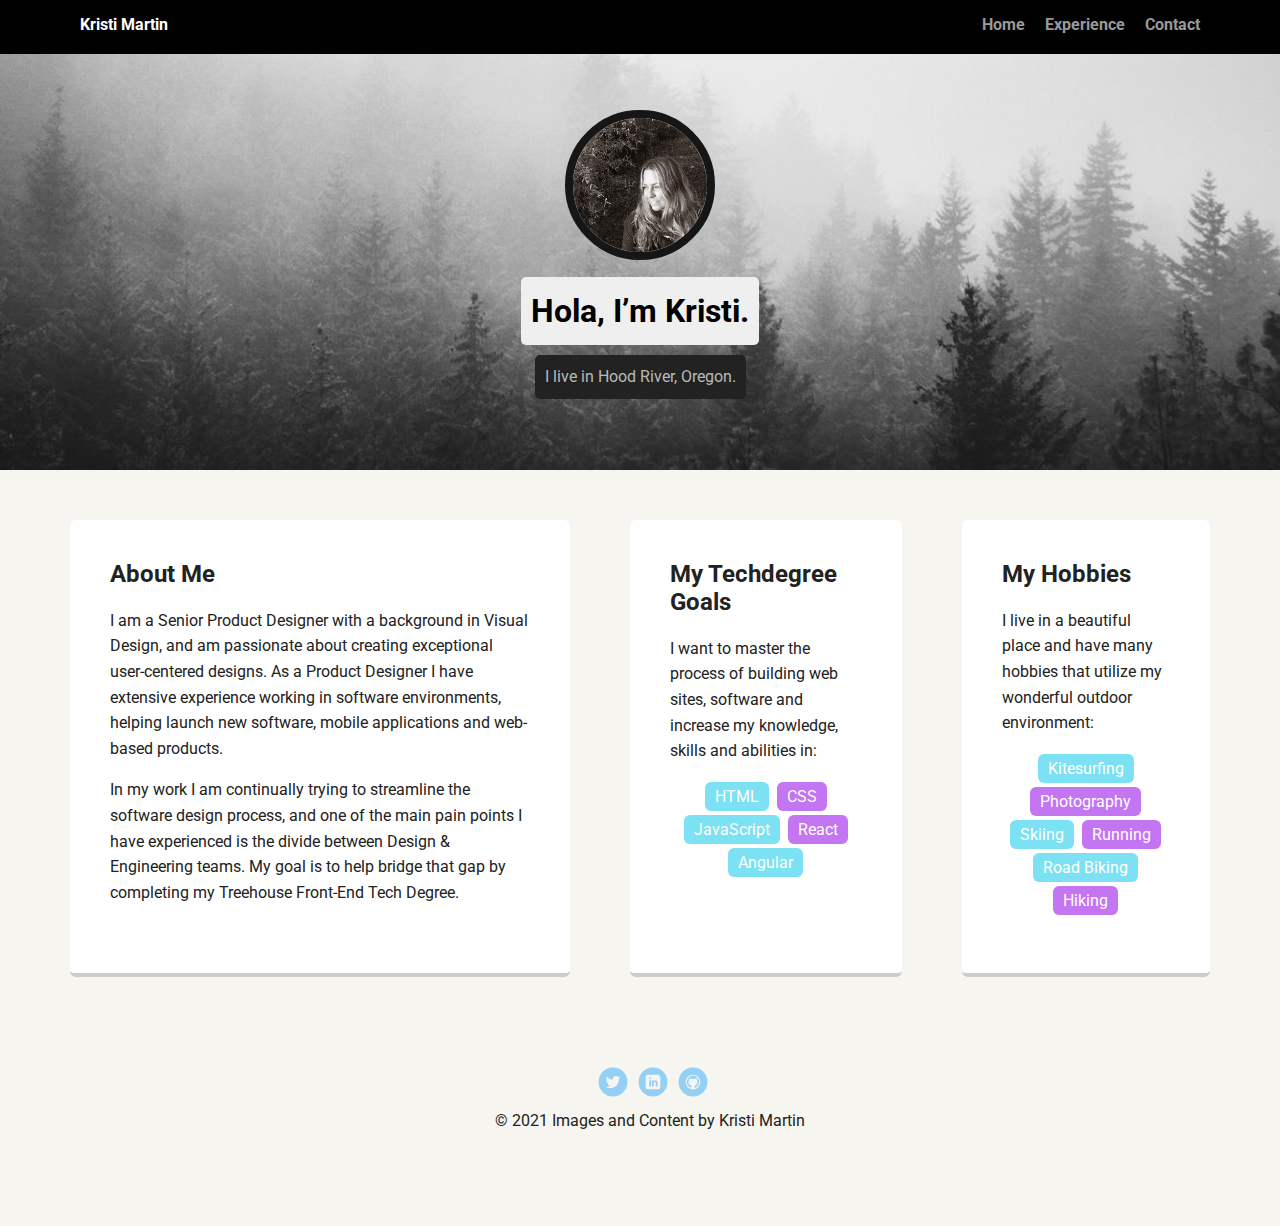
<file: index.html>
<!doctype html>
<html lang="en">
<head>
  <meta charset="utf-8">
  <title>Kristi Martin's Profile</title>
  <meta name="viewport" content="width=device-width, initial-scale=1.0">
  <link rel="stylesheet" href="styles.css">
  <link href="https://fonts.googleapis.com/css?family=Muli%7CRoboto:400,300,500,700,900" rel="stylesheet"></head>
  <body>

    <nav class="main-nav">
      <ul class="nav">
        <li class="name">Kristi Martin</li>
        <li><a href="index.html">Home</a></li>
        <li><a href="experience.html">Experience</a></li>
        <li><a href="contact.html">Contact</a></li>
      </ul>
    </nav>

    <header class="about-page">
      <img src="images/kristi.jpg" alt="Portrait of Kristi Martin" class="profile-image">
      <h1 class="tag name">Hola, I’m Kristi.</h1>
      <p class="tag location">I live in Hood River, Oregon.</p>
    </header>

    <main class="flex">
      <section class="card">
        <h2>About Me</h2>
        <p>I am a Senior Product Designer with a background in Visual Design, and am passionate about creating exceptional user-centered designs. As a Product Designer I have extensive experience working in software environments, helping launch new software, mobile applications and web-based products.</p>
        <p>In my work I am continually trying to streamline the software design process, and one of the main pain points I have experienced is the divide between Design & Engineering teams. My goal is to help bridge that gap by completing my Treehouse Front-End Tech Degree.</p>      
      </section> 

      <section class="card">
        <h2>My Techdegree Goals</h2>
        <p>I want to master the process of building web sites, software and increase my knowledge, skills and abilities in:</p>
        <ul class="skills">
          <li>HTML</li>
          <li>CSS</li>
          <li>JavaScript</li>
          <li>React</li>
          <li>Angular</li>
        </ul>
      </section>

      <section class="card">
        <h2>My Hobbies</h2>
        <p>I live in a beautiful place and have many hobbies that utilize my wonderful outdoor environment:</p>
        <ul class="skills">
          <li>Kitesurfing</li>
          <li>Photography</li>
          <li>Skiing</li>
          <li>Running</li>
          <li>Road Biking</li>
          <li>Hiking</li>
        </ul>
      </section> 

    </main>
    <footer>
      <ul>
        <li><a href="https://twitter.com/kristiamartin" class="social twitter" target="_blank">Twitter</a></li>
        <li><a href="https://linkedin.com/in/kristiamartin" class="social linkedin" target="_blank">LinkedIn</a></li>
        <li><a href="https://github.com/kristiamartin" class="social github" target="_blank">Github</a></li>
      </ul>
      <p class="copyright">&copy; 2021 Images and Content by Kristi Martin</p>
    </footer>
  </body>
  </html>
</file>
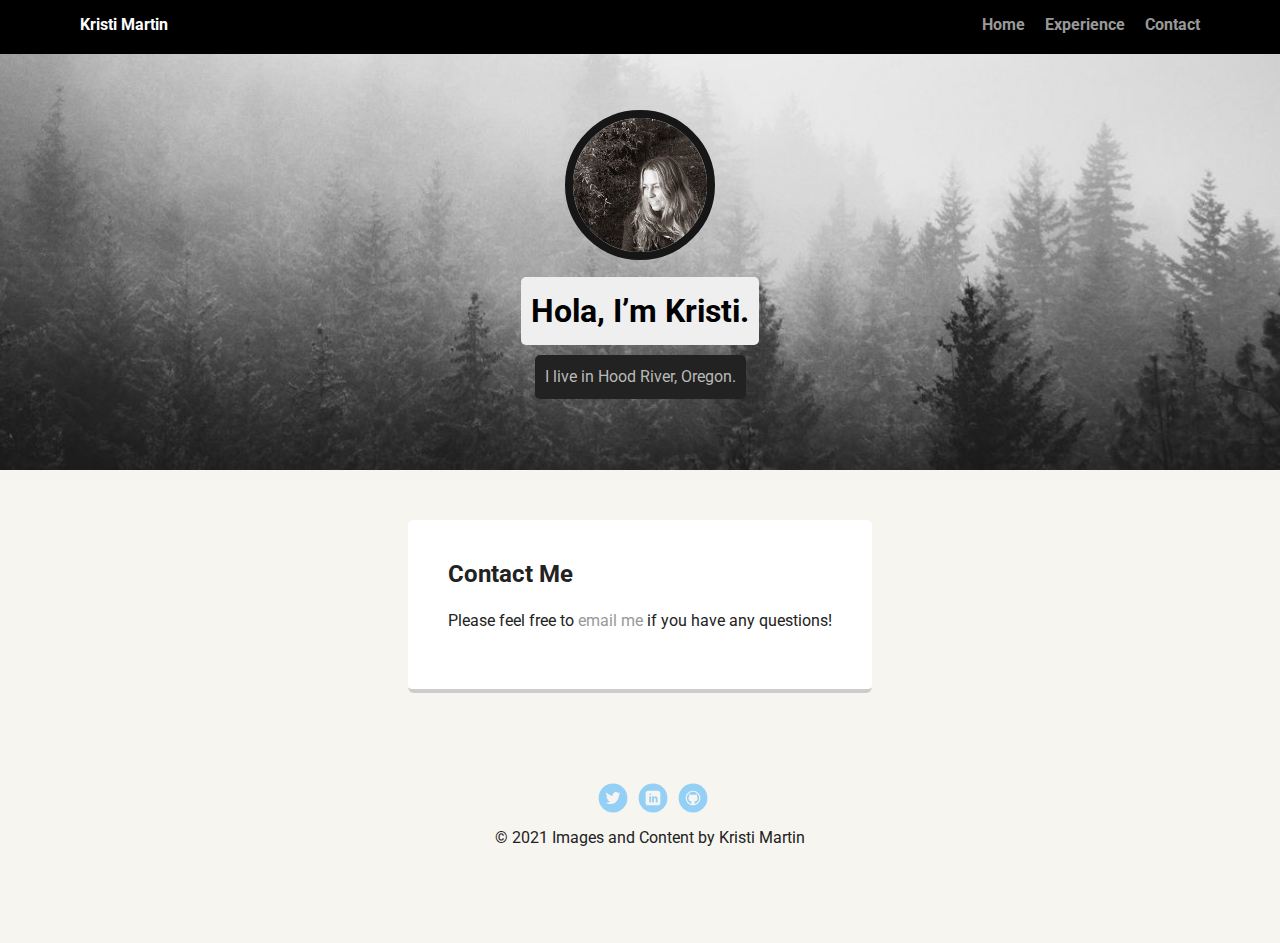
<file: contact.html>
<!doctype html>
<html lang="en">
<head>
  <meta charset="utf-8">
  <title>Kristi Martin's Profile</title>
  <meta name="viewport" content="width=device-width, initial-scale=1.0">
  <link rel="stylesheet" href="styles.css">
  <link href="https://fonts.googleapis.com/css?family=Muli%7CRoboto:400,300,500,700,900" rel="stylesheet"></head>
  <body>

    <nav class="main-nav">
      <ul class="nav">
        <li class="name">Kristi Martin</li>
        <li><a href="index.html">Home</a></li>
        <li><a href="experience.html">Experience</a></li>
        <li><a href="contact.html">Contact</a></li>
      </ul>
    </nav>

    <header>
      <img src="images/kristi.jpg" alt="Portrait of Kristi Martin" class="profile-image">
      <h1 class="tag name">Hola, I’m Kristi.</h1>
      <p class="tag location">I live in Hood River, Oregon.</p>
    </header>


    <main class="flex">
      <section class="card">
        <h2>Contact Me</h2>
        <p>Please feel free to <a href="mailto:kristi@teamtreehouse.com">email me</a> if you have any questions!</p>
      </section> 

    </main>
    <footer>
      <ul>
        <li><a href="https://twitter.com/kristiamartin" class="social twitter" target="_blank">Twitter</a></li>
        <li><a href="https://linkedin.com/in/kristiamartin" class="social linkedin" target="_blank">LinkedIn</a></li>
        <li><a href="https://github.com/kristiamartin" class="social github" target="_blank">Github</a></li>
      </ul>
      <p class="copyright">&copy; 2021 Images and Content by Kristi Martin</p>
    </footer>
  </body>
  </html>
</file>
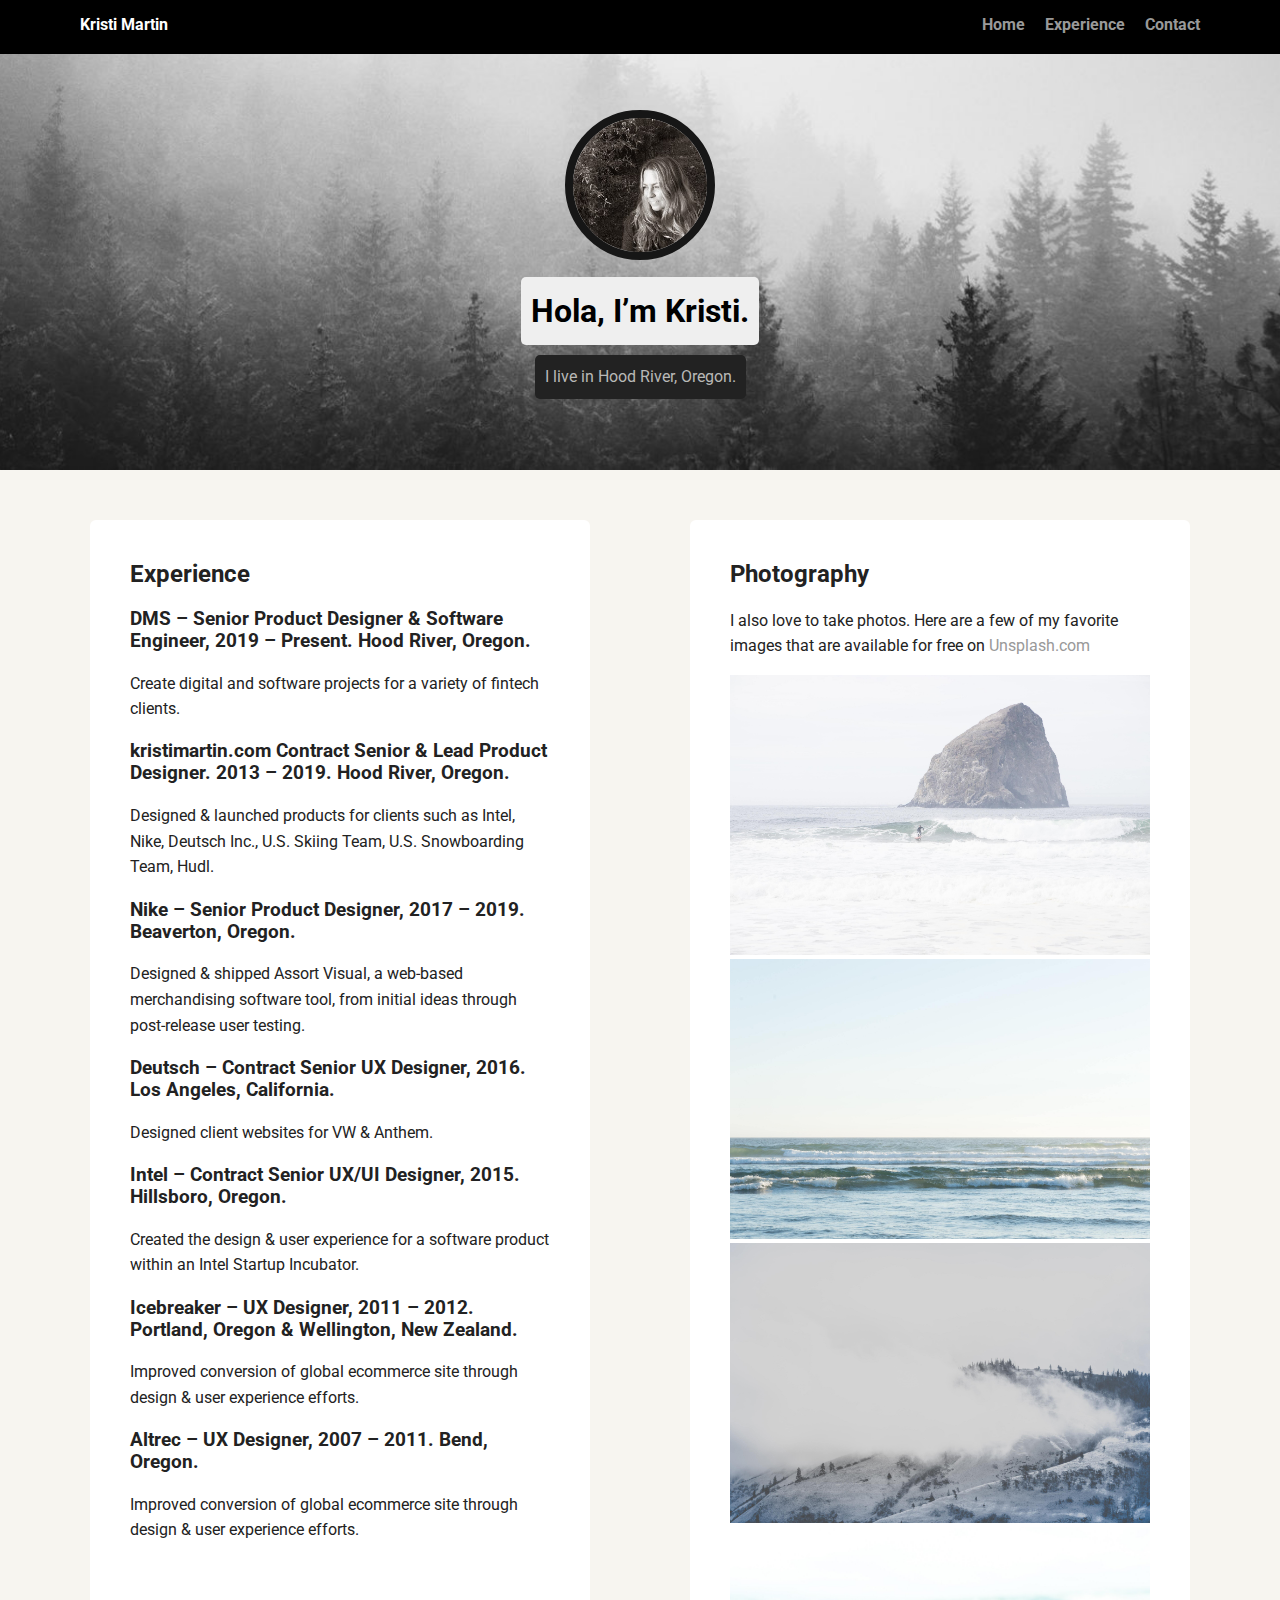
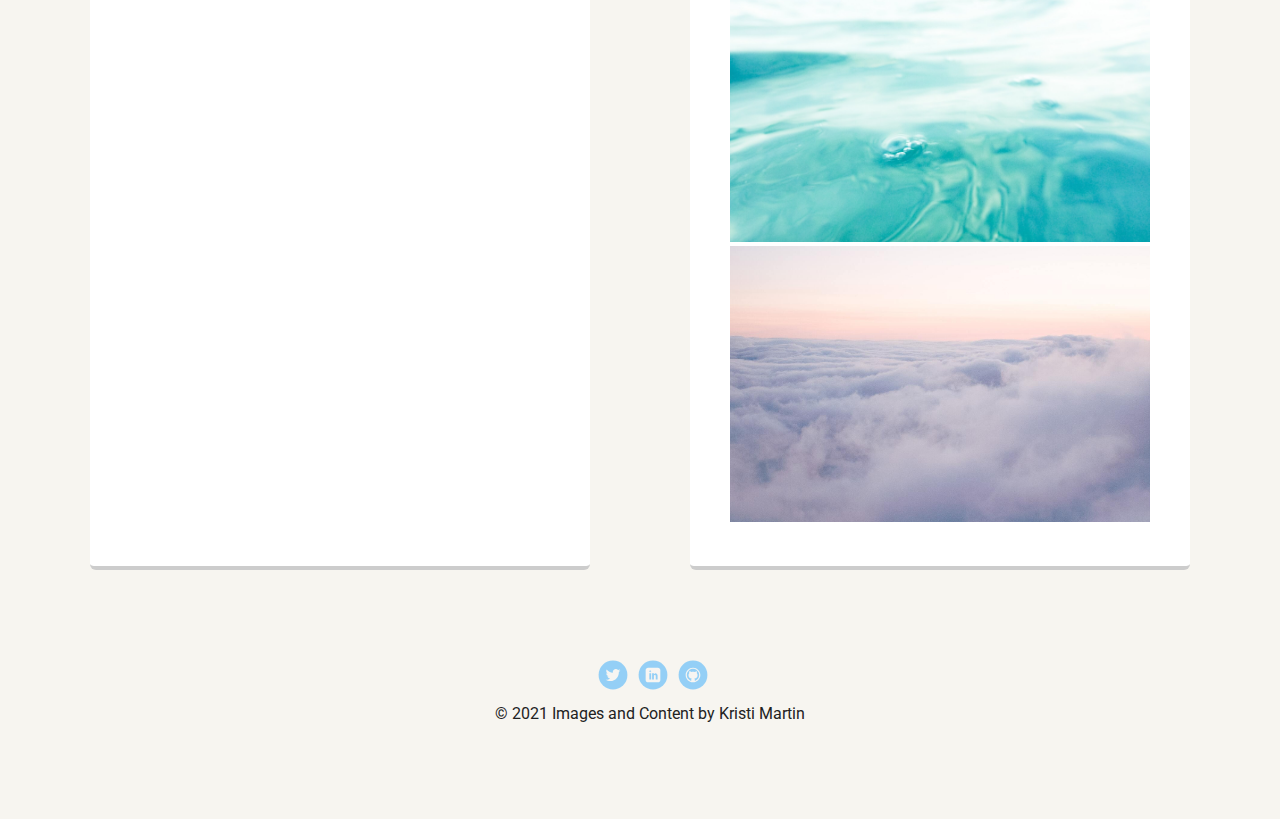
<file: experience.html>
<!doctype html>
<html lang="en">
<head>
  <meta charset="utf-8">
  <title>Kristi Martin's Profile</title>
  <meta name="viewport" content="width=device-width, initial-scale=1.0">
  <link rel="stylesheet" href="styles.css">
  <link href="https://fonts.googleapis.com/css?family=Muli%7CRoboto:400,300,500,700,900" rel="stylesheet"></head>
  <body>

    <nav class="main-nav">
      <ul class="nav">
        <li class="name">Kristi Martin</li>
        <li><a href="index.html">Home</a></li>
        <li><a href="experience.html">Experience</a></li>
        <li><a href="contact.html">Contact</a></li>
      </ul>
    </nav>

    <header>
      <img src="images/kristi.jpg" alt="Portrait of Kristi Martin" class="profile-image">
      <h1 class="tag name">Hola, I’m Kristi.</h1>
      <p class="tag location">I live in Hood River, Oregon.</p>
    </header>


    <main class="flex">
      <section class="card">
        <h2>Experience</h2>
        <h3>DMS – Senior Product Designer & Software Engineer, 2019 – Present. Hood River, Oregon.</h3>
        <p>Create digital and software projects for a variety of fintech clients.</p>	
        <h3>kristimartin.com Contract Senior & Lead Product Designer. 2013 – 2019. Hood River, Oregon.</h3>
        <p>Designed & launched products for clients such as Intel, Nike, Deutsch Inc., U.S. Skiing Team, U.S. Snowboarding Team, Hudl.</p>	
        <h3>Nike – Senior Product Designer, 2017 – 2019. Beaverton, Oregon.</h3>
        <p>Designed & shipped Assort Visual, a web-based merchandising software tool, from initial ideas through post-release user testing.</p>
        <h3>Deutsch – Contract Senior UX Designer, 2016. Los Angeles, California.</h3>
        <p>Designed client websites for VW & Anthem.</p>
        <h3>Intel – Contract Senior UX/UI Designer, 2015. Hillsboro, Oregon.</h3>
        <p>Created the design & user experience for a software product within an Intel Startup Incubator.</p>
        <h3>Icebreaker – UX Designer, 2011 – 2012. Portland, Oregon & Wellington, New Zealand.</h3>
        <p>Improved conversion of global ecommerce site through design & user experience efforts.</p>
        <h3>Altrec – UX Designer, 2007 – 2011. Bend, Oregon.</h3>
        <p>Improved conversion of global ecommerce site through design & user experience efforts.</p>
      </section> 

      <section class="card">
        <h2>Photography</h2>
        <p>I also love to take photos. Here are a few of my favorite images that are available for free on <a href="http://unsplash.com/kristimartin" target="_blank">Unsplash.com</a></p>
        <img src="images/kristi-martin-surfing.jpg" alt="Surfer in Pacific City" class="img">
        <img src="images/kristi-martin-pacific.jpg" alt="Ocean at Sunset" class="img">
        <img src="images/kristi-martin-mountain.jpg" alt="Mountain with Fog" class="img">
        <img src="images/kristi-martin-water.jpg" alt="Water Abstract Image" class="img">
        <img src="images/kristi-martin-clouds.jpg" alt="Clouds from an Airplane" class="img">
      </section> 

    </main>
    <footer>
      <ul>
        <li><a href="https://twitter.com/kristiamartin" class="social twitter" target="_blank">Twitter</a></li>
        <li><a href="https://linkedin.com/in/kristiamartin" class="social linkedin" target="_blank">LinkedIn</a></li>
        <li><a href="https://github.com/kristiamartin" class="social github" target="_blank">Github</a></li>
      </ul>
      <p class="copyright">&copy; 2021 Images and Content by Kristi Martin</p>
    </footer>
  </body>
  </html>
</file>
<file: styles.css>
/* Global Layout Set-up */
* { 
  box-sizing: border-box;
}
  
body {
  margin: 0;
  padding: 0;
  text-align: center;
  font-family: 'Roboto', sans-serif;
  color: #222;
  background: #f7f5f0;
}
/* Link Styles */

a {
  text-decoration: none;
  color: #999;
}
a:hover {
  color: #6633ff;
}

/* Section Styles */

.main-nav {
  width: 100%;
  background: black;
  min-height: 30px;
  padding: 10px;
  position: fixed;
  text-align: center;
}
.nav {
  display: flex;
  justify-content: space-around;
  font-weight: 700;
  list-style-type: none;
  margin: 0 auto;
  padding: 0;
}

.nav .name {
    display: block;
    margin-right: auto;
    color: white;
}
.nav li {
  padding: 5px 10px 10px 10px;
}
.nav a {
  transition: all .5s;
}
.nav a:hover {
  color: white
}

header {
  text-align: center;
  background: url('images/trees-in-fog.jpg') no-repeat top center ;
  background-size: cover;
  overflow: hidden;
  padding-top: 60px;
}
header {
  line-height: 1.5;
}
header .profile-image {
  margin-top: 50px;
  width: 150px;
  height: 150px;
  border-radius: 50%;
  border: 8px solid rgb(22, 22, 22);
  transition: all .5s;
}
header .profile-image:hover {
  transform: scale(1.2) rotate(5deg);
}
.tag {
  background-color: #efefef;
  color: black;
  padding: 10px;
  border-radius: 5px;
  display: table;
  margin: 10px auto;
} 
.location {
  background-color: #222;
  color: rgb(185, 185, 183);
}
.card {
  margin: 30px;
  padding: 20px 40px 40px;
  max-width: 500px;
  text-align: left;
  background: #fff;
  border-bottom: 4px solid #ccc;
  border-radius: 6px;
  transition: all .5s;
}
.card:hover {
  border-color: #ff99ff;
}


.img {
  width: 100%;
  height: auto;
}

ul.skills {
  padding: 0;
  text-align: center;
}

.skills li {
  border-radius: 6px;
  display: inline-block;
  background: #c475f1;
  color: white;
  padding: 5px 10px;
  margin: 2px;
}

.skills li:nth-child(odd) {
  background: #7ce1f3;
}

footer {
  width: 100%;
  min-height: 30px;
  padding: 20px 0 40px 20px;
}

footer .copyright {
  top: -8px;
  font-size: .75em;
}

footer ul {
  list-style-type: none;
  margin: 0;
  padding: 0;
}

footer ul li {
  display: inline-block;
}

a.social {
  display: inline-block;
  text-indent: -9999px;
  margin-left: 5px;
  width: 30px;
  height: 30px;
  background-size: 30px 30px;
  opacity: .4;
  transition: all .5s;
}
a.twitter {
  background-image: url(images/twitter.svg);
}
a.linkedin {
  background-image: url(images/linkedin.svg);
}
a.github {
  background-image: url(images/github.svg);
}
a.social:hover {
  opacity: 1;
}
.clearfix {
  clear: both;
}

/* Styles for larger screens */
@media screen and (min-width: 720px) {
  
  .flex {
      display: -ms-flexbox;      /* TWEENER - IE 10 */
      display: flex; 
      max-width: 1200px;
      -ms-flex-pack: distribute;
      justify-content: space-around;
      margin: 0 auto;
  }

  header {
    min-height: 470px;
  }

  .nav {
    max-width: 1200px;
    padding: 0 30px;
  }


  main {
    padding-top: 20px;
  }

  main p {
    line-height: 1.6em;
  }

  footer {
    font-size: 1.3em;
    max-width: 1200px;
    margin: 40px auto;
  }

}
</file>
